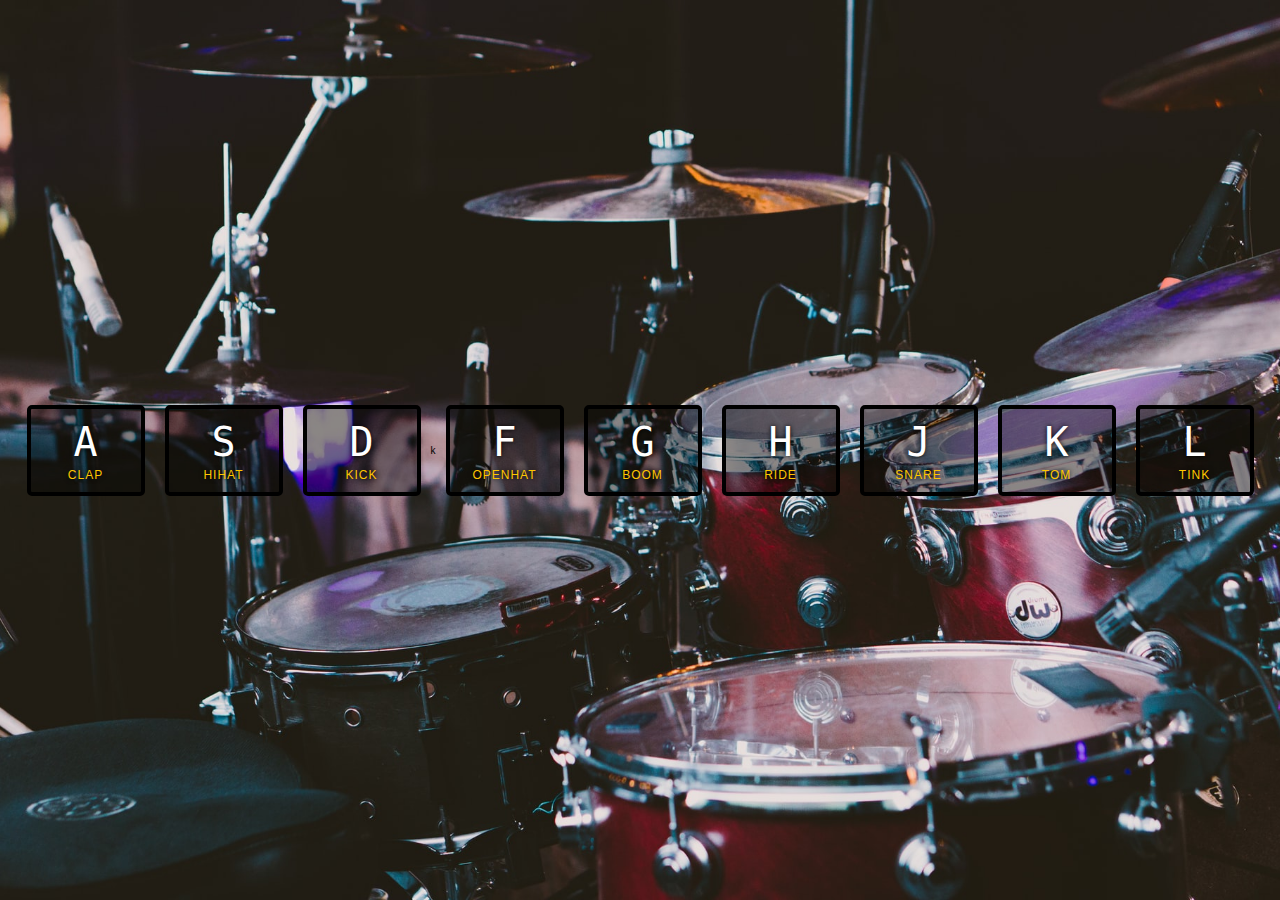
<file: 01 - JavaScript Drum Kit/index.html>
<!DOCTYPE html>
<html lang="en">

<head>
    <meta charset="UTF-8">
    <meta http-equiv="X-UA-Compatible" content="IE=edge">
    <meta name="viewport" content="width=device-width, initial-scale=1.0">
    <title>JS Drum Kit</title>

    <link rel="icon" href="https://img.icons8.com/color/48/000000/drum-set.png" type="image/x-icon">
    <link rel="stylesheet" href="style.css">
</head>

<body>

    <div class="keys">
        <div data-key="65" class="key" id="clap">
            <kbd>A</kbd>
            <span class="sound">clap</span>
        </div>
        <div data-key="83" class="key" id="hihat">
            <kbd>S</kbd>
            <span class="sound">hihat</span>
        </div>
        <div data-key="68" class="key" id="kick">
            <kbd>D</kbd>
            <span class="sound">kick</span>
        </div>k
        <div data-key="70" class="key" id="openhat">
            <kbd>F</kbd>
            <span class="sound">openhat</span>
        </div>
        <div data-key="71" class="key" id="boom">
            <kbd>G</kbd>
            <span class="sound">boom</span>
        </div>
        <div data-key="72" class="key" id="ride">
            <kbd>H</kbd>
            <span class="sound">ride</span>
        </div>
        <div data-key="74" class="key" id="snare">
            <kbd>J</kbd>
            <span class="sound">snare</span>
        </div>
        <div data-key="75" class="key" id="tom">
            <kbd>K</kbd>
            <span class="sound">tom</span>
        </div>
        <div data-key="76" class="key" id="tink">
            <kbd>L</kbd>
            <span class="sound">tink</span>
        </div>
    </div>

    <audio data-key="65" src="sounds/clap.wav"></audio>
    <audio data-key="83" src="sounds/hihat.wav"></audio>
    <audio data-key="68" src="sounds/kick.wav"></audio>
    <audio data-key="70" src="sounds/openhat.wav"></audio>
    <audio data-key="71" src="sounds/boom.wav"></audio>
    <audio data-key="72" src="sounds/ride.wav"></audio>
    <audio data-key="74" src="sounds/snare.wav"></audio>
    <audio data-key="75" src="sounds/tom.wav"></audio>
    <audio data-key="76" src="sounds/tink.wav"></audio>

    <script src="script.js">
    </script>


</body>

</html>
</file>
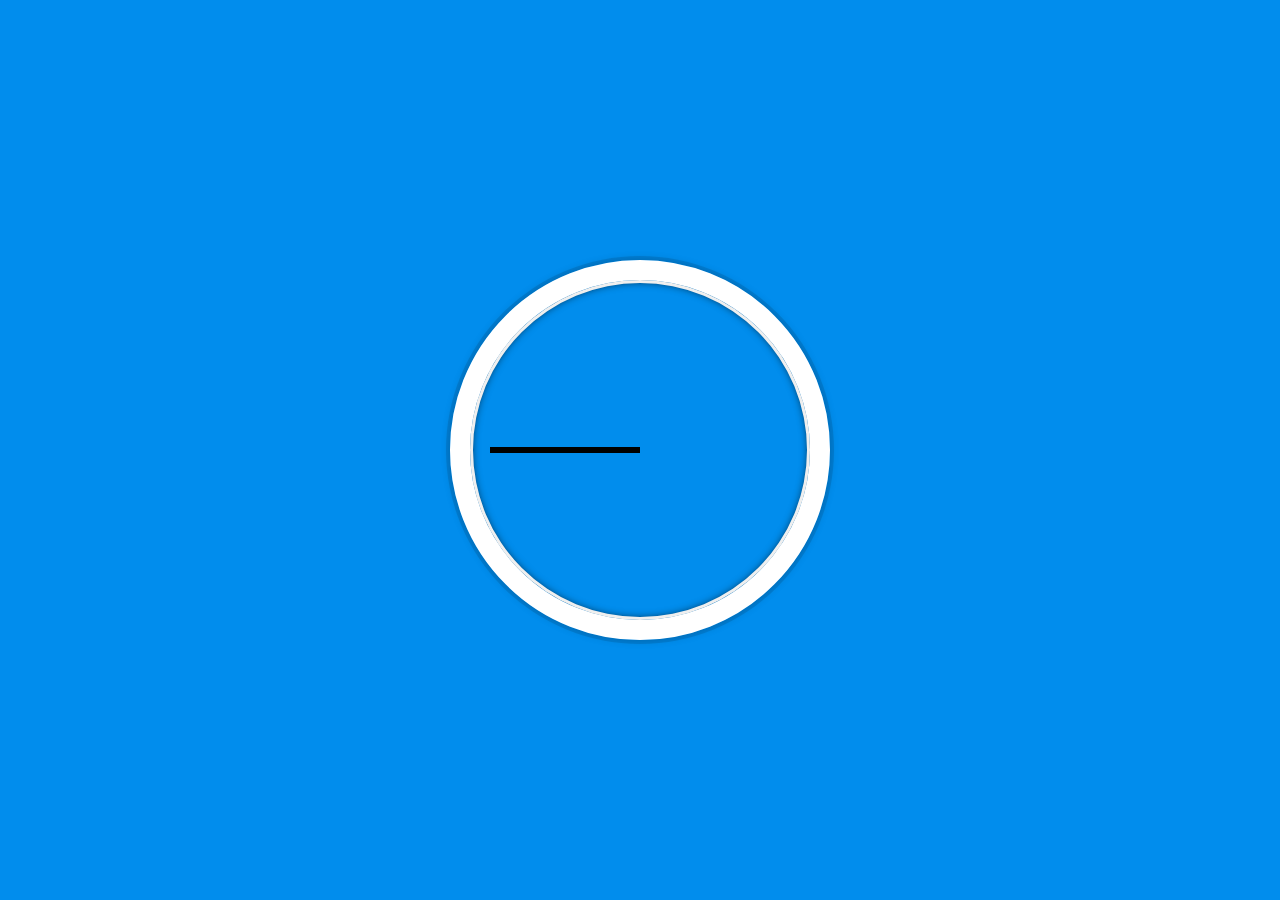
<file: 02 - JS and CSS Clock/index-START.html>
<!DOCTYPE html>
<html lang="en">

<head>
    <meta charset="UTF-8">
    <title>JS + CSS Clock</title>
    <link rel="stylesheet" href="style.css">
</head>

<body>
    <div class="clock">
        <div class="clock-face">
            <div class="hand hour-hand"></div>
            <div class="hand min-hand"></div>
            <div class="hand second-hand"></div>
        </div>
    </div>
    <script src="script.js"></script>
</body>

</html>
</file>
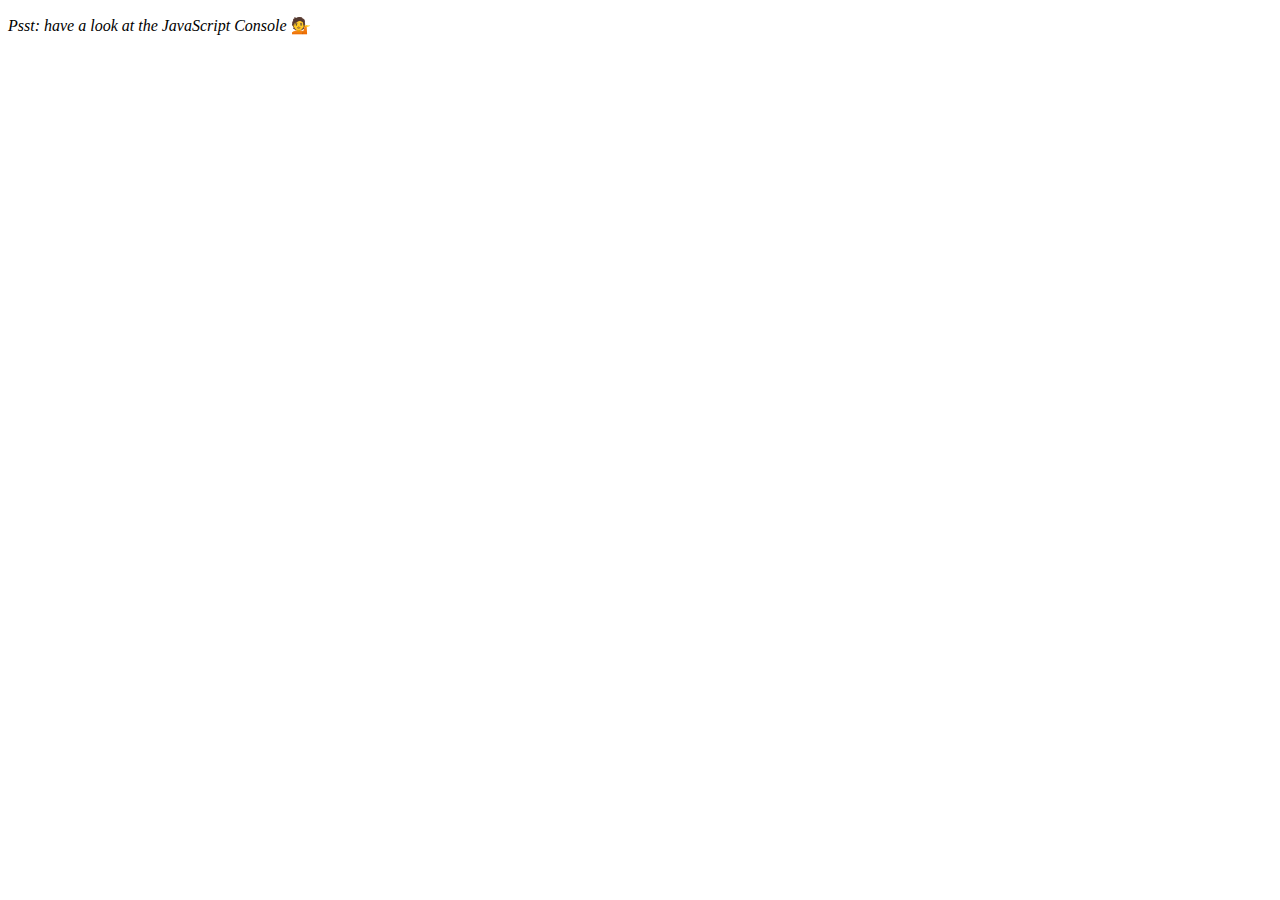
<file: 04 - Array Cardio Day 1/index-START.html>
<!DOCTYPE html>
<html lang="en">
<head>
  <meta charset="UTF-8">
  <title>Array Cardio 💪</title>
</head>
<body>
  <p><em>Psst: have a look at the JavaScript Console</em> 💁</p>
  <script>
	// Get your shorts on - this is an array workout!
	// ## Array Cardio Day 1

	// Some data we can work with

	const inventors = [
		{ first: 'Albert', last: 'Einstein', year: 1879, passed: 1955 },
		{ first: 'Isaac', last: 'Newton', year: 1643, passed: 1727 },
		{ first: 'Galileo', last: 'Galilei', year: 1564, passed: 1642 },
		{ first: 'Marie', last: 'Curie', year: 1867, passed: 1934 },
		{ first: 'Johannes', last: 'Kepler', year: 1571, passed: 1630 },
		{ first: 'Nicolaus', last: 'Copernicus', year: 1473, passed: 1543 },
		{ first: 'Max', last: 'Planck', year: 1858, passed: 1947 },
		{ first: 'Katherine', last: 'Blodgett', year: 1898, passed: 1979 },
		{ first: 'Ada', last: 'Lovelace', year: 1815, passed: 1852 },
		{ first: 'Sarah E.', last: 'Goode', year: 1855, passed: 1905 },
		{ first: 'Lise', last: 'Meitner', year: 1878, passed: 1968 },
		{ first: 'Hanna', last: 'Hammarström', year: 1829, passed: 1909 }
	];

	const people = [
		'Bernhard, Sandra', 'Bethea, Erin', 'Becker, Carl', 'Bentsen, Lloyd', 'Beckett, Samuel', 'Blake, William', 'Berger, Ric', 'Beddoes, Mick', 'Beethoven, Ludwig',
		'Belloc, Hilaire', 'Begin, Menachem', 'Bellow, Saul', 'Benchley, Robert', 'Blair, Robert', 'Benenson, Peter', 'Benjamin, Walter', 'Berlin, Irving',
		'Benn, Tony', 'Benson, Leana', 'Bent, Silas', 'Berle, Milton', 'Berry, Halle', 'Biko, Steve', 'Beck, Glenn', 'Bergman, Ingmar', 'Black, Elk', 'Berio, Luciano',
		'Berne, Eric', 'Berra, Yogi', 'Berry, Wendell', 'Bevan, Aneurin', 'Ben-Gurion, David', 'Bevel, Ken', 'Biden, Joseph', 'Bennington, Chester', 'Bierce, Ambrose',
		'Billings, Josh', 'Birrell, Augustine', 'Blair, Tony', 'Beecher, Henry', 'Biondo, Frank'
	];
	
	// Array.prototype.filter()
	// 1. Filter the list of inventors for those who were born in the 1500's
	const fifteen = inventors.filter(function(inventor) {
		if(inventor.year >=1500 && inventor.year<1600) {
			return true;
		} else {
			return false;
		}
	});
	
	console.log(fifteen);

	// Array.prototype.map()
	// 2. Give us an array of the inventors first and last names
	const fullNames = inventors.map(inventor => `${inventor.first} ${inventor.last}`);
	console.log(fullNames);

	// Array.prototype.sort()
	// 3. Sort the inventors by birthdate, oldest to youngest
	// const ordered  = inventors.sort(function(a,b){
	//     if(a.year > b.year)
	//         return 1;
	//     else
	//         return -1;
	// });

	const ordered = inventors.sort((a,b) => a.year > b.year ? 1 : -1);

	console.log(ordered);

	// Array.prototype.reduce()
	// 4. How many years did all the inventors live all together?
	const totalYears = inventors.reduce((total, inventor) => {
		return total += (inventor.passed - inventor.year);
	}, 0);

	console.log(totalYears);

	// 5. Sort the inventors by years lived
	// const alive = inventors.sort(function(a,b) {
	//     if((a.passed - a.year) > (b.passed - b.year))
	//     return 1;
	//     else {
	//         return -1;
	//     }
	// });

	const alive = inventors.sort((a,b)=> (a.passed - a.year) > (b.passed - b.year) ? 1 : -1);

	console.log(alive);
	
	// 6. create a list of Boulevards in Paris that contain 'de' anywhere in the name
	// https://en.wikipedia.org/wiki/Category:Boulevards_in_Paris
	// const category = document.querySelector('.mw-category');
	// const links = Array.from(category.querySelectorAll('a'));

	// const de = links
	// 				.map(link => link.textContent)
	// 				.filter(streetName => streetName.includes('de'));
	
	// console.log(de);

	// 7. sort Exercise
	// Sort the people alphabetically by last name
	const sortByLast = people.sort((lastOne, nextOne) => {
		const [aLast, aFirst] = lastOne.split(', ');
		const [bLast, bFirst] = nextOne.split(', ');
		return aLast > bLast ? 1 : -1;
	});
	console.log(sortByLast);
	// 8. Reduce Exercise
	// Sum up the instances of each of these
	const data = ['car', 'car', 'truck', 'truck', 'bike', 'walk', 'car', 'van', 'bike', 'walk', 'car', 'van', 'car', 'truck' ];

	const transportation = data.reduce((obj, item) => {
		if(!obj[item])
			obj[item] = 0;
		obj[item]++;
		return obj;
	},{});

	console.log(transportation);
  </script>
</body>
</html>
</file>
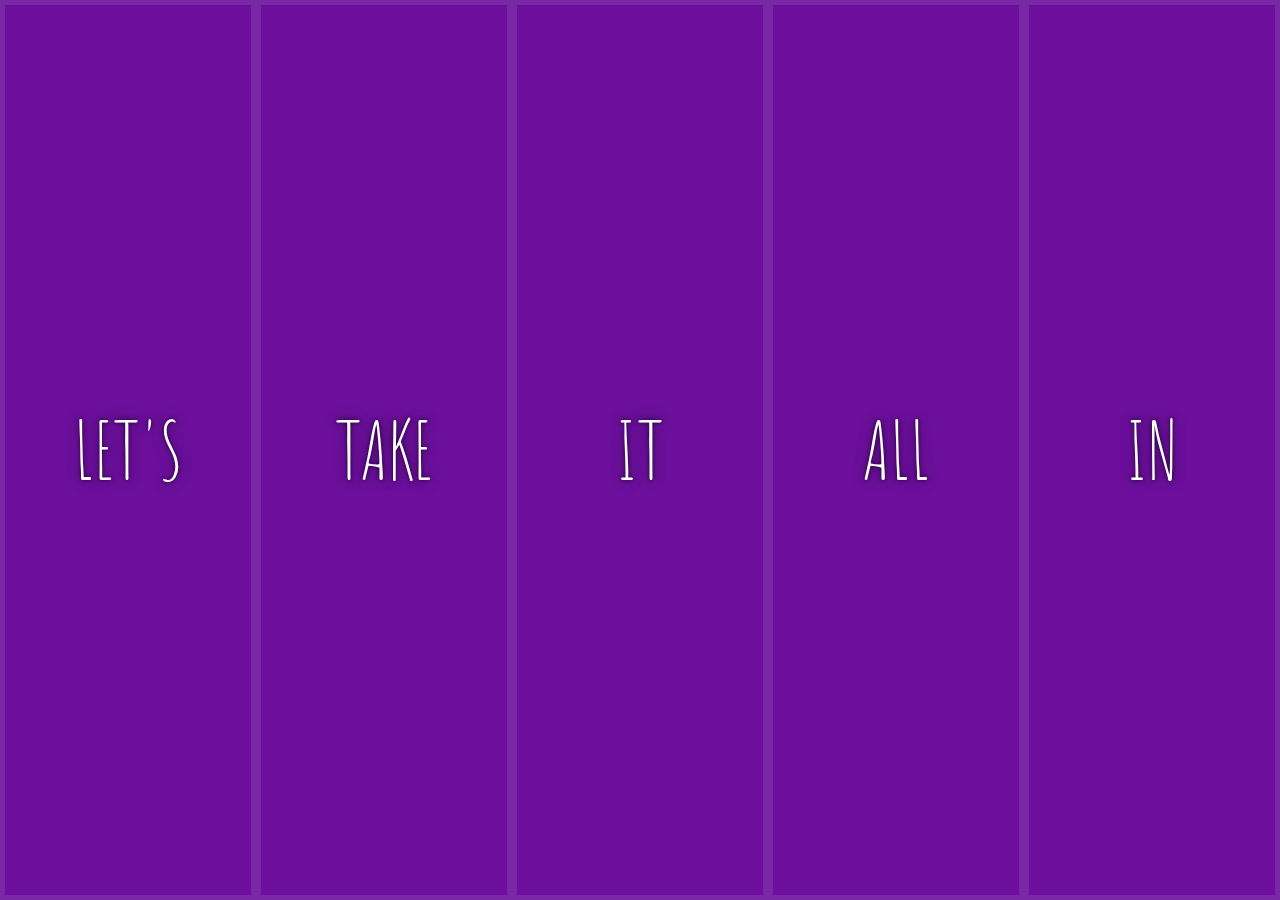
<file: 05 - Flex Panel Gallery/index-START.html>
<!DOCTYPE html>
<html lang="en">

<head>
    <meta charset="UTF-8">
    <title>Flex Panels 💪</title>
    <link href='https://fonts.googleapis.com/css?family=Amatic+SC' rel='stylesheet' type='text/css'>
    <link rel="stylesheet" href="style.css">
</head>

<body>
    <div class="panels">
        <div class="panel panel1">
            <p>Hey</p>
            <p>Let's</p>
            <p>Dance</p>
        </div>
        <div class="panel panel2">
            <p>Give</p>
            <p>Take</p>
            <p>Receive</p>
        </div>
        <div class="panel panel3">
            <p>Experience</p>
            <p>It</p>
            <p>Today</p>
        </div>
        <div class="panel panel4">
            <p>Give</p>
            <p>All</p>
            <p>You can</p>
        </div>
        <div class="panel panel5">
            <p>Life</p>
            <p>In</p>
            <p>Motion</p>
        </div>
    </div>

    <script src="script.js"></script>
</body>

</html>
</file>
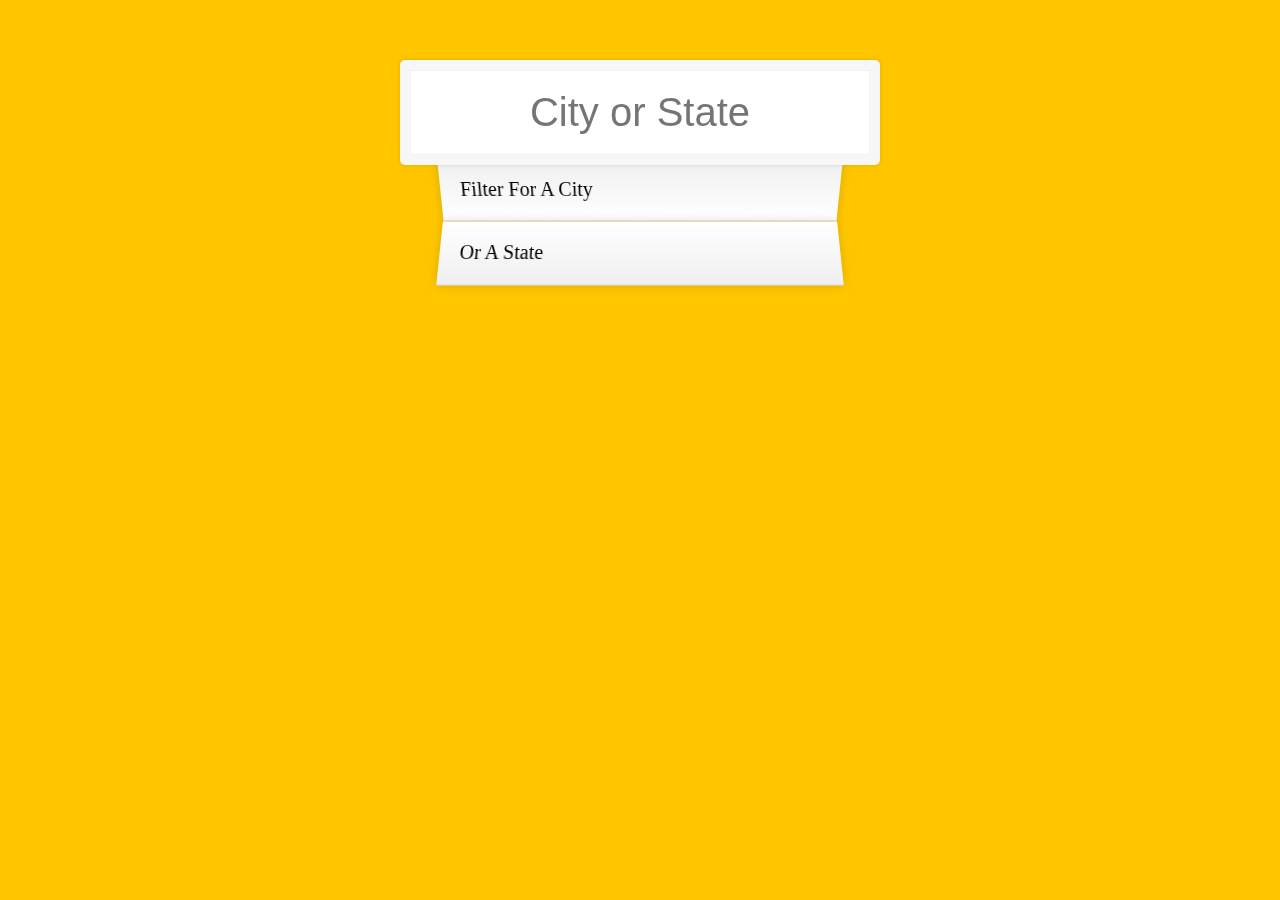
<file: 06 - Type Ahead/index-START.html>
<!DOCTYPE html>
<html lang="en">
	<head>
		<meta charset="UTF-8" />
		<title>Type Ahead 👀</title>
		<link rel="stylesheet" href="style.css" />
	</head>
	<body>
		<form class="search-form">
			<input type="text" class="search" placeholder="City or State" />
			<ul class="suggestions">
				<li>Filter for a city</li>
				<li>or a state</li>
			</ul>
		</form>
		<script src="script.js"></script>
	</body>
</html>
</file>
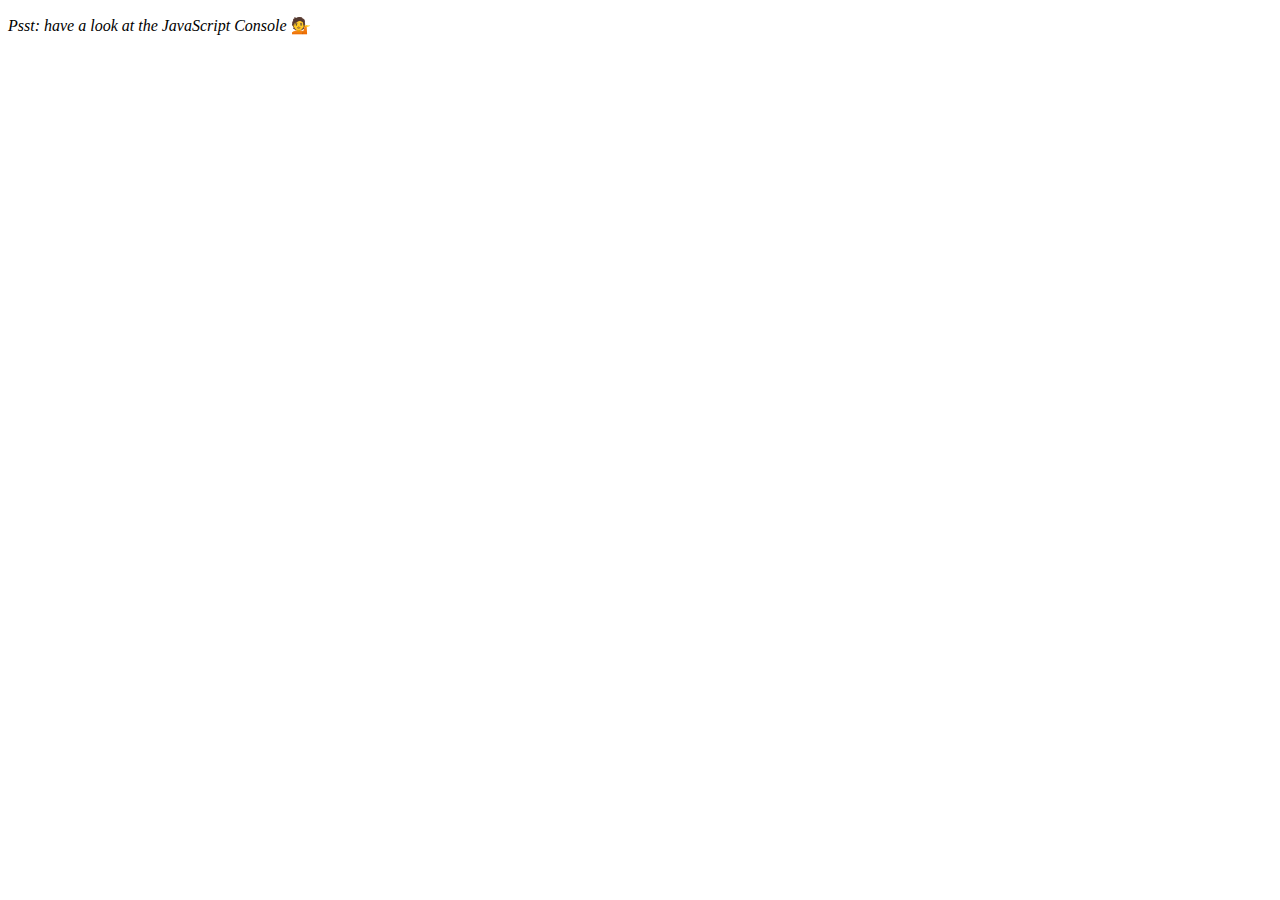
<file: 07 - Array Cardio Day 2/index-START.html>
<!DOCTYPE html>
<html lang="en">
	<head>
		<meta charset="UTF-8" />
		<title>Array Cardio 💪💪</title>
	</head>
	<body>
		<p><em>Psst: have a look at the JavaScript Console</em> 💁</p>
		<script src="script.js"></script>
	</body>
</html>
</file>
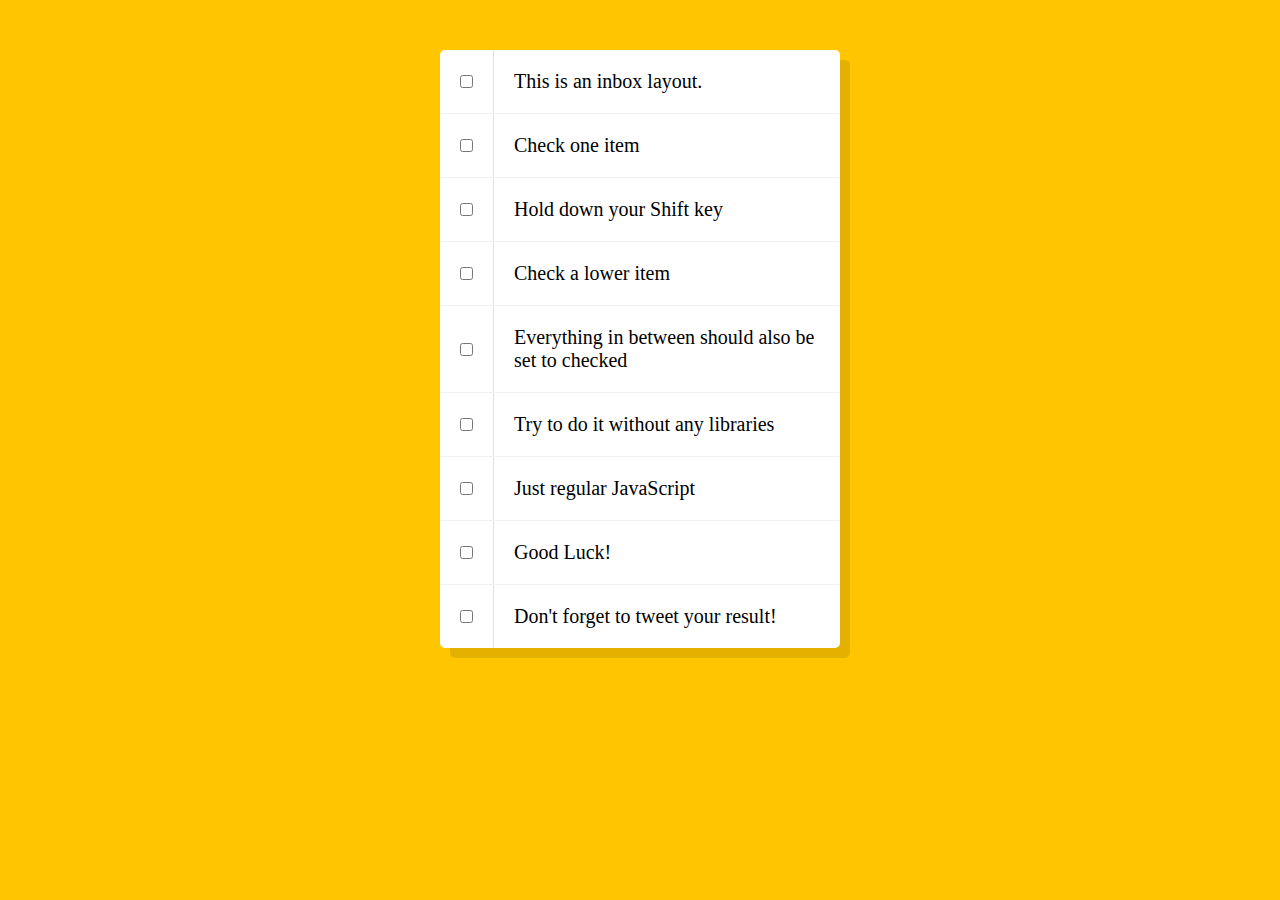
<file: 10 - Hold Shift and Check Checkboxes/index-START.html>
<!DOCTYPE html>
<html lang="en">
	<head>
		<meta charset="UTF-8" />
		<title>Hold Shift to Check Multiple Checkboxes</title>

		<link rel="stylesheet" href="style.css" />
	</head>
	<body>
		<!--
   The following is a common layout you would see in an email client.

   When a user clicks a checkbox, holds Shift, and then clicks another checkbox a few rows down, all the checkboxes inbetween those two checkboxes should be checked.
  -->
		<div class="inbox">
			<div class="item">
				<input type="checkbox" />
				<p>This is an inbox layout.</p>
			</div>
			<div class="item">
				<input type="checkbox" />
				<p>Check one item</p>
			</div>
			<div class="item">
				<input type="checkbox" />
				<p>Hold down your Shift key</p>
			</div>
			<div class="item">
				<input type="checkbox" />
				<p>Check a lower item</p>
			</div>
			<div class="item">
				<input type="checkbox" />
				<p>Everything in between should also be set to checked</p>
			</div>
			<div class="item">
				<input type="checkbox" />
				<p>Try to do it without any libraries</p>
			</div>
			<div class="item">
				<input type="checkbox" />
				<p>Just regular JavaScript</p>
			</div>
			<div class="item">
				<input type="checkbox" />
				<p>Good Luck!</p>
			</div>
			<div class="item">
				<input type="checkbox" />
				<p>Don't forget to tweet your result!</p>
			</div>
		</div>

		<script src="script.js"></script>
	</body>
</html>
</file>
<file: 01 - JavaScript Drum Kit/style.css>
body,
html {
    margin: 0;
    padding: 0;
    font-family: sans-serif;
}

html {
    font-size: 10px;
    background: url('./drum-background.jpg') bottom center;
    background-size: cover;
}

.keys {
    display: flex;
    flex: 1;
    min-height: 100vh;
    align-items: center;
    justify-content: center;
}

.key {
    border: .4rem solid black;
    border-radius: .5rem;
    margin: 1rem;
    font-size: 1.5rem;
    padding: 1rem 0.5rem;
    transition: all .07s ease;
    width: 10rem;
    text-align: center;
    color: white;
    background: rgba(0, 0, 0, 0.4);
    text-shadow: 0 0 .5rem black;
}

.playing {
    transform: scale(1.1);
    border-color: #ffc600;
    box-shadow: 0 0 1rem #ffc600;
}

kbd {
    display: block;
    font-size: 4rem;
}

.sound {
    font-size: 1.2rem;
    text-transform: uppercase;
    letter-spacing: .1rem;
    color: #ffc600;
}
</file>
<file: 02 - JS and CSS Clock/style.css>
html {
    background: #018DED url(https://unsplash.it/1500/1000?image=881&blur=5);
    background-size: cover;
    background-position: center;
    font-family: 'helvetica neue';
    text-align: center;
    font-size: 10px;
}

body {
    margin: 0;
    font-size: 2rem;
    display: flex;
    min-height: 100vh;
    align-items: center;
}

.clock {
    width: 30rem;
    height: 30rem;
    border: 20px solid white;
    border-radius: 50%;
    margin: 50px auto;
    position: relative;
    padding: 2rem;
    box-shadow: 0 0 0 4px rgba(0, 0, 0, 0.1), inset 0 0 0 3px #EFEFEF, inset 0 0 10px black, 0 0 10px rgba(0, 0, 0, 0.2);
}

.clock-face {
    position: relative;
    width: 100%;
    height: 100%;
    transform: translateY(-3px);
    /* account for the height of the clock hands */
}

.hand {
    width: 50%;
    height: 6px;
    background: black;
    position: absolute;
    top: 50%;
    transform-origin: 100%;
    transition: all 0.05s;
    transition-timing-function: cubic-bezier(0.49, 1.24, 1, 1);
}
</file>
<file: 05 - Flex Panel Gallery/style.css>
html {
  box-sizing: border-box;
  background: #ffc600;
  font-family: "helvetica neue";
  font-size: 20px;
  font-weight: 200;
}

body {
  margin: 0;
}

*,
*:before,
*:after {
  box-sizing: inherit;
}

.panels {
  min-height: 100vh;
  overflow: hidden;
  display: flex;
}

.panel {
  background: #6b0f9c;
  box-shadow: inset 0 0 0 5px rgba(255, 255, 255, 0.1);
  color: white;
  display: flex;
  text-align: center;
  align-items: center;
  /* Safari transitionend event.propertyName === flex */
  /* Chrome + FF transitionend event.propertyName === flex-grow */
  transition: font-size 0.7s cubic-bezier(0.61, -0.19, 0.7, -0.11),
    flex 0.7s cubic-bezier(0.61, -0.19, 0.7, -0.11), background 0.2s;
  font-size: 20px;
  background-size: cover;
  background-position: center;
  flex: 1;
  justify-content: center;
  flex-direction: column;
}

.panel1 {
  background-image: url(https://source.unsplash.com/gYl-UtwNg_I/1500x1500);
}

.panel2 {
  background-image: url(https://source.unsplash.com/rFKUFzjPYiQ/1500x1500);
}

.panel3 {
  background-image: url(https://images.unsplash.com/photo-1465188162913-8fb5709d6d57?ixlib=rb-0.3.5&q=80&fm=jpg&crop=faces&cs=tinysrgb&w=1500&h=1500&fit=crop&s=967e8a713a4e395260793fc8c802901d);
}

.panel4 {
  background-image: url(https://source.unsplash.com/ITjiVXcwVng/1500x1500);
}

.panel5 {
  background-image: url(https://source.unsplash.com/3MNzGlQM7qs/1500x1500);
}

/* Flex Children */
.panel > * {
  margin: 0;
  width: 100%;
  transition: transform 0.5s;
  /* border: 2px solid red; */
  flex: 1 0 auto;
  display: flex;
  justify-content: center;
  align-items: center;
}

.panel > *:first-child {
  transform: translateY(-100%);
}
.panel.open-active > *:first-child {
  transform: translateY(0);
}

.panel > *:last-child {
  transform: translateY(100%);
}
.panel.open-active > *:last-child {
  transform: translateY(0);
}

.panel p {
  text-transform: uppercase;
  font-family: "Amatic SC", cursive;
  text-shadow: 0 0 4px rgba(0, 0, 0, 0.72), 0 0 14px rgba(0, 0, 0, 0.45);
  font-size: 2em;
}

.panel p:nth-child(2) {
  font-size: 4em;
}

.panel.open {
  flex: 5;
  font-size: 40px;
}
</file>
<file: 06 - Type Ahead/style.css>
html {
	box-sizing: border-box;
	background: #ffc600;
	font-family: "helvetica neue";
	font-size: 20px;
	font-weight: 200;
}

*,
*:before,
*:after {
	box-sizing: inherit;
}

input {
	width: 100%;
	padding: 20px;
}

.search-form {
	max-width: 400px;
	margin: 50px auto;
}

input.search {
	margin: 0;
	text-align: center;
	outline: 0;
	border: 10px solid #f7f7f7;
	width: 120%;
	left: -10%;
	position: relative;
	top: 10px;
	z-index: 2;
	border-radius: 5px;
	font-size: 40px;
	box-shadow: 0 0 5px rgba(0, 0, 0, 0.12), inset 0 0 2px rgba(0, 0, 0, 0.19);
}

.suggestions {
	margin: 0;
	padding: 0;
	position: relative;
	/*perspective: 20px;*/
}

.suggestions li {
	background: white;
	list-style: none;
	border-bottom: 1px solid #d8d8d8;
	box-shadow: 0 0 10px rgba(0, 0, 0, 0.14);
	margin: 0;
	padding: 20px;
	transition: background 0.2s;
	display: flex;
	justify-content: space-between;
	text-transform: capitalize;
}

.suggestions li:nth-child(even) {
	transform: perspective(100px) rotateX(3deg) translateY(2px) scale(1.001);
	background: linear-gradient(to bottom, #ffffff 0%, #efefef 100%);
}

.suggestions li:nth-child(odd) {
	transform: perspective(100px) rotateX(-3deg) translateY(3px);
	background: linear-gradient(to top, #ffffff 0%, #efefef 100%);
}

span.population {
	font-size: 15px;
}

.hl {
	background: #ffc600;
}
</file>
<file: 10 - Hold Shift and Check Checkboxes/style.css>
html {
	font-family: sans-serif;
	background: #ffc600;
}

.inbox {
	max-width: 400px;
	margin: 50px auto;
	background: white;
	border-radius: 5px;
	box-shadow: 10px 10px 0 rgba(0, 0, 0, 0.1);
}

.item {
	display: flex;
	align-items: center;
	border-bottom: 1px solid #f1f1f1;
}

.item:last-child {
	border-bottom: 0;
}

input:checked + p {
	background: #f9f9f9;
	text-decoration: line-through;
}

input[type="checkbox"] {
	margin: 20px;
}

p {
	margin: 0;
	padding: 20px;
	transition: background 0.2s;
	flex: 1;
	font-family: "helvetica neue";
	font-size: 20px;
	font-weight: 200;
	border-left: 1px solid #d1e2ff;
}
</file>
